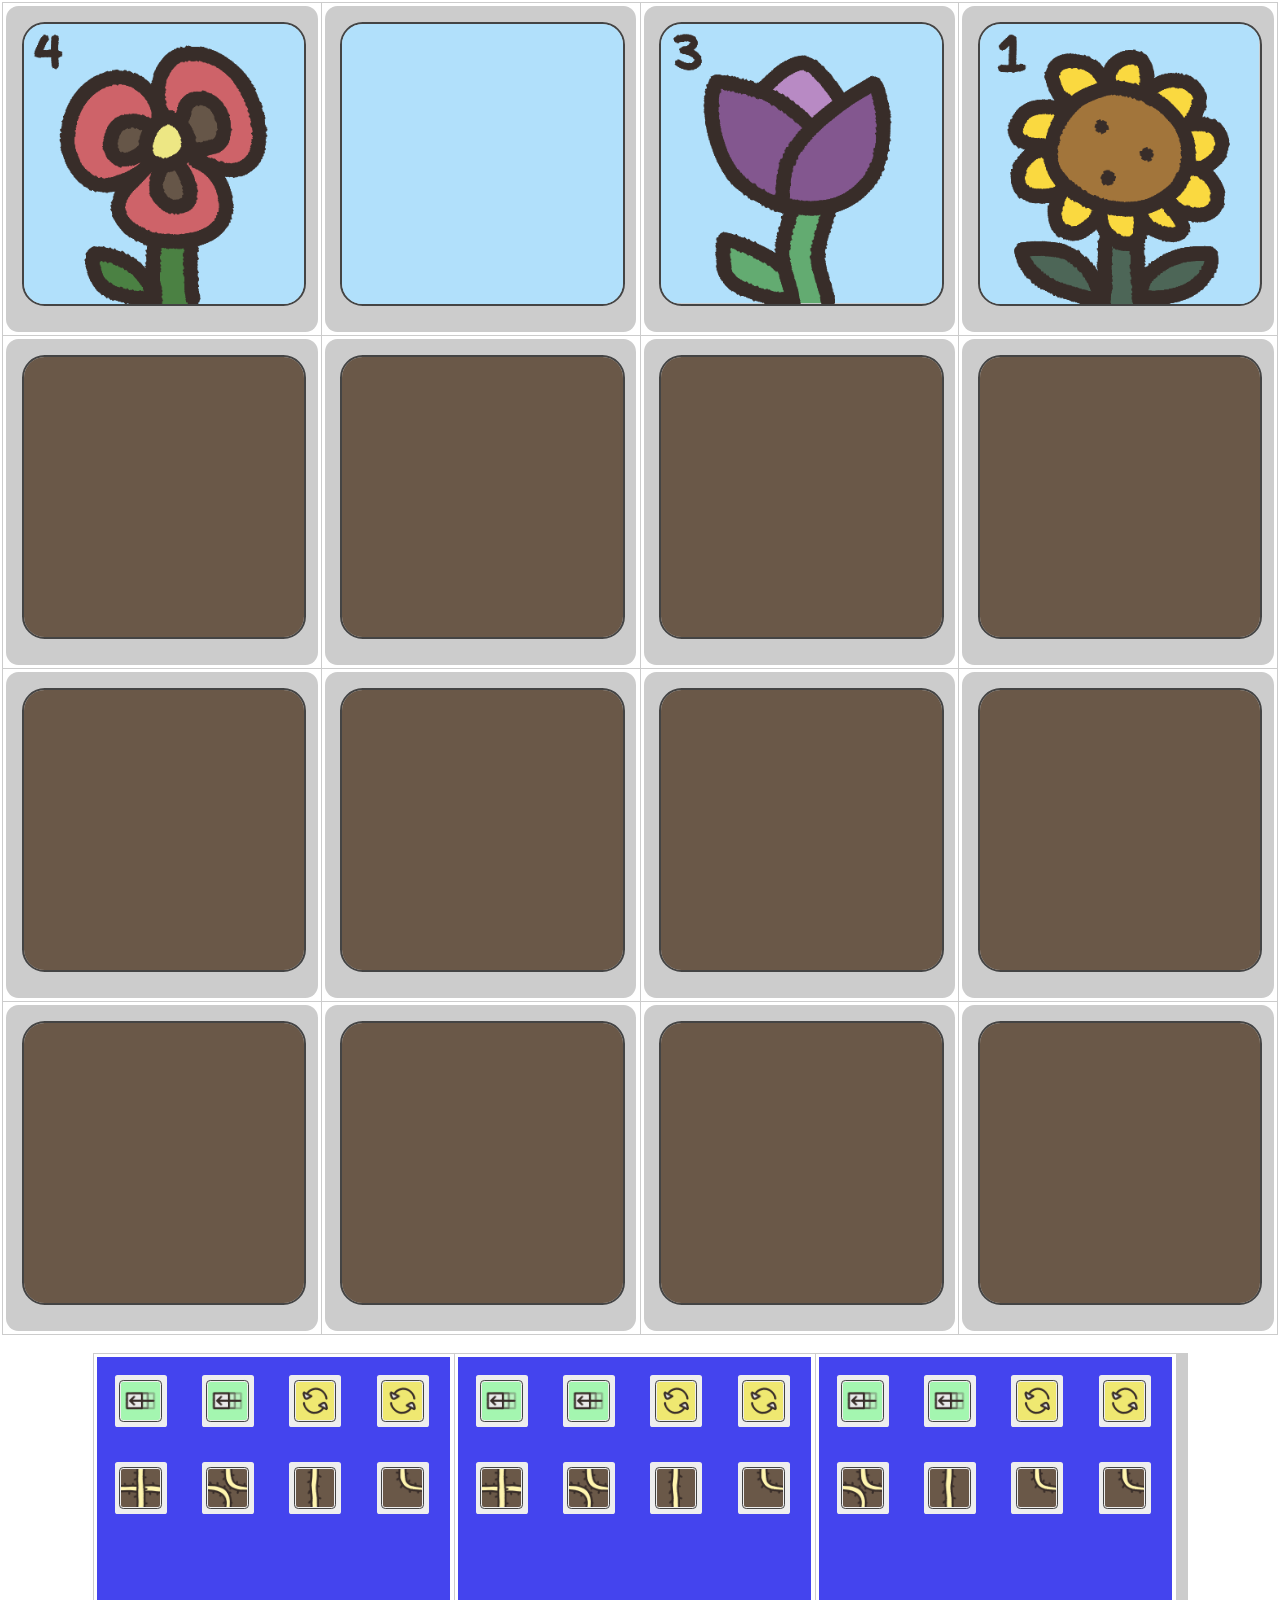
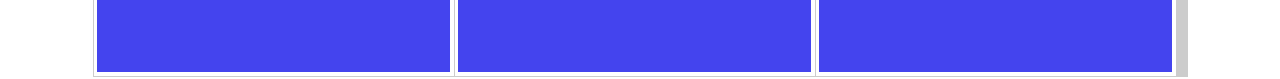
<file: index.html>
<!DOCTYPE html>
<html lang="ja">
    <head>
        <meta charset="utf-8">
        <meta name="viewport" content="width=device-width, initial-scale=1.0, maximum-scale=1.0, user-scalable=no" />        <title>ROOTILE</title>
        <style>
            html body {
                margin:0;
                touch-action: manipulation;

            }
            table { width: 100hmin; margin:auto; table-layout: fixed; border-collapse: collapse;}
            table tr { padding:0px; margin:0px; border: solid 1px #222;}
            table td { padding:0px; margin:0px; border: solid 1px #ccc;}
            #iMainContainer{ margin: 1px; padding: 1px; }
            .cBoxOne{
                border:0px;
                margin:1%;
                padding:0px;
                background-color: #ccc;
                border-radius: 4%;
            }
            .cInImg{
                padding: 0%;
                margin:5%;
                margin-bottom: 7%;
                border:0%;
                width:90%;
                border-radius:8%;
                border: solid 2px #444;
            }

            .cChipDiv{
                float: left;
                width:5vmin;
                height:5vmin;
                margin: 5%;
                padding: 1%;
                border:1px;
                background-color: #eee;
                border-radius: 5%;
            }
            .cChipImg{
                width:86%;
                margin: 2%;
                margin-bottom: -1%;
                padding: 2%;
                border: solid 1px #444;
                border-radius:10%;
            }
            .cUserBoxOne{
                border:0px;
                margin: 1%;
                padding: 0%;
                height:35vmin;
                background-color: #44e;
            }

            .cRot0{ transform:rotate(0deg);}
            .cRot90{ transform:rotate(90deg);}
            .cRot180{ transform:rotate(180deg);}
            .cRot270{ transform:rotate(270deg);}

        </style>
        <script src="./rootile.js"></script>
    </head>
    <body onload="_onload()">
        <div id="iMainContainer">
            <div id="iGameBoardContainer"></div>
            <br>
            <div id="iUserContainer"></div>
        </div>
    </body>
</html>
</file>
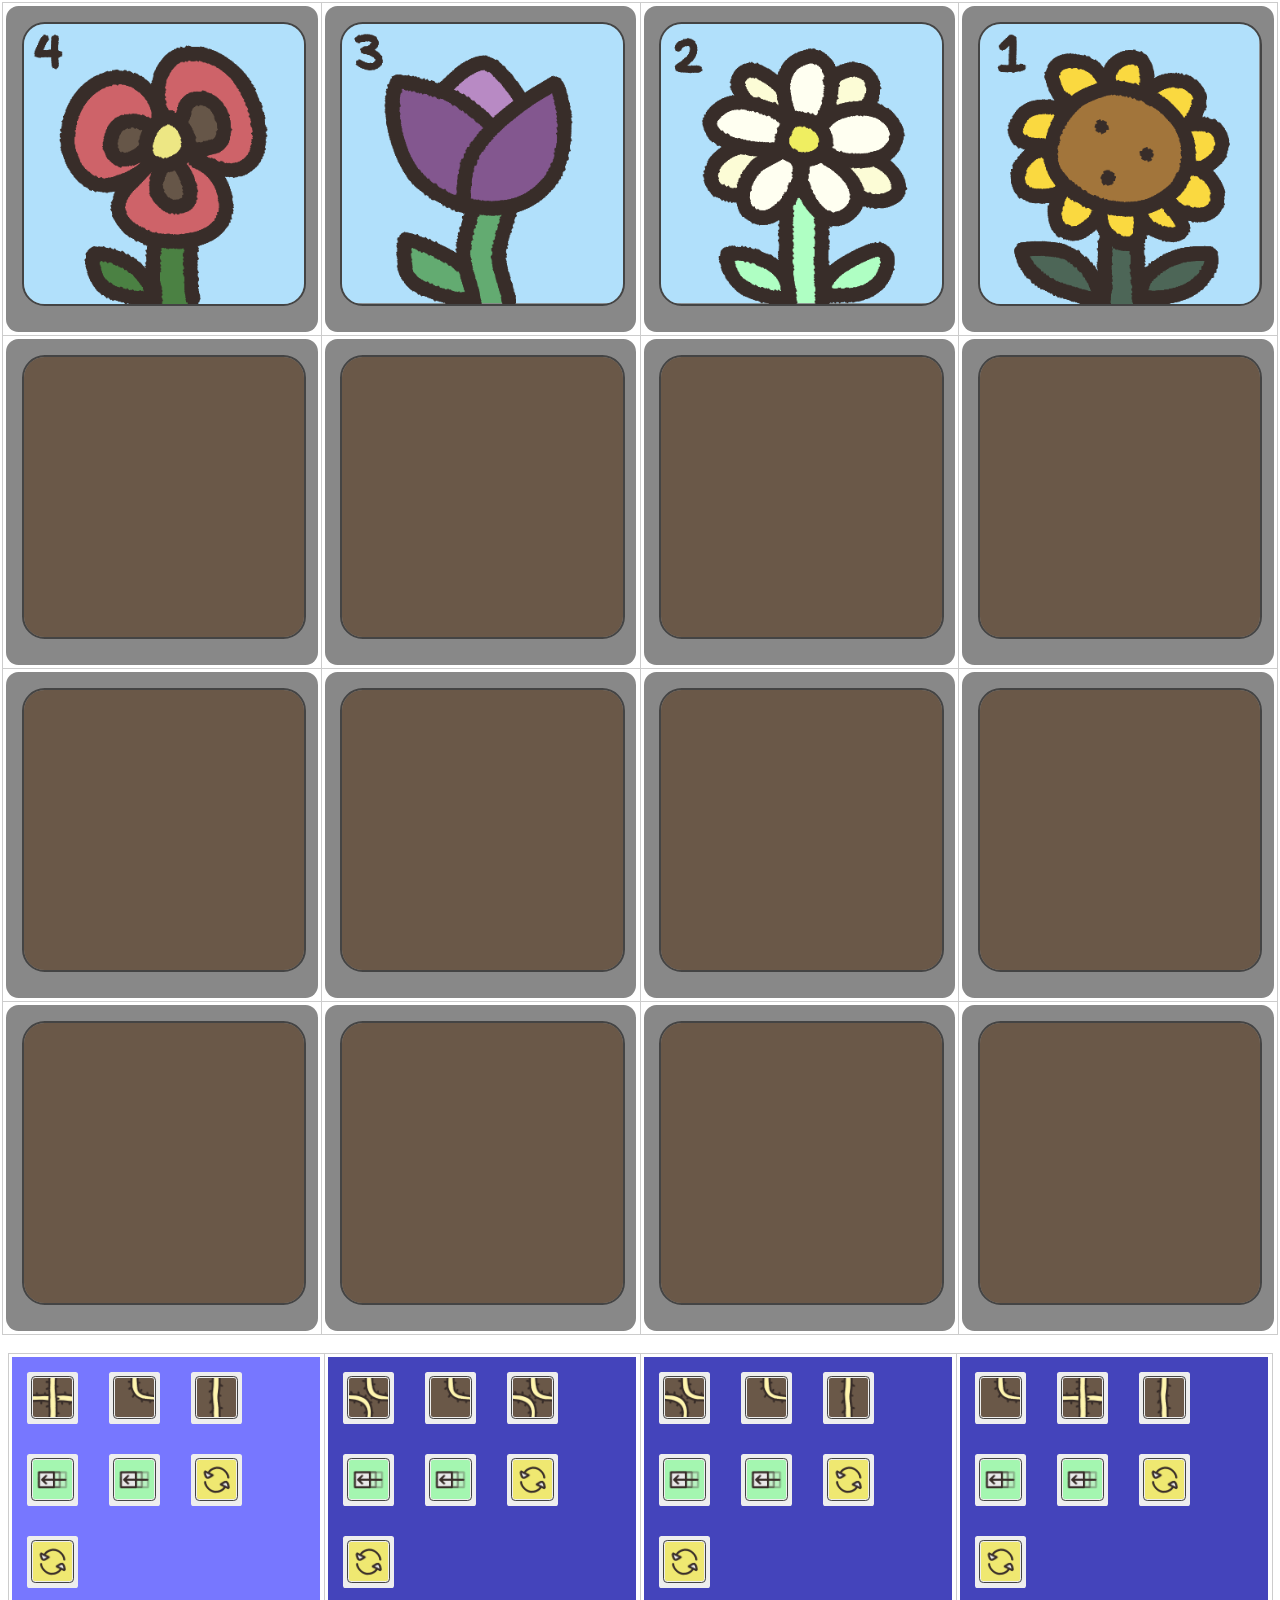
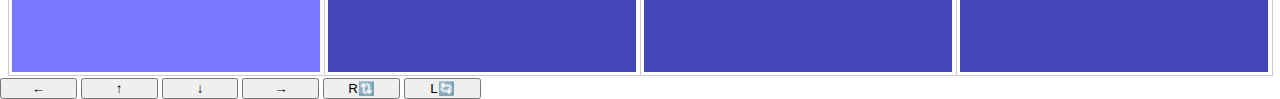
<file: rootile/index.html>
<!DOCTYPE html>
<html lang="ja">
    <head>
        <meta charset="utf-8">
        <meta name="viewport" content="width=device-width, initial-scale=1.0, maximum-scale=1.0, user-scalable=no" />        <title>ROOTILE</title>
        <link href="./rootile.css" rel="stylesheet" type="text/css" media="all">
        <script src="./global.js"></script>
        <script src="./rootile.js"></script>
    </head>
    <body onload="_onload()">
        <div id="iMainContainer">
            <div id="iGameBoardContainer"></div>
            <br>
            <div id="iUserContainer"></div>
        </div>
        <button type="button" class="cSlBtn" onclick="slideRoot(0,1)">←</button>
        <button type="button" class="cSlBtn" onclick="slideRoot(1,1)">↑</button>
        <button type="button" class="cSlBtn" onclick="slideRoot(1,2)">↓</button>
        <button type="button" class="cSlBtn" onclick="slideRoot(0,3)">→</button>
        <button type="button" class="cSlBtn" onclick="rotateRoot(0,1)">R🔃</button>
        <button type="button" class="cSlBtn" onclick="rotateRoot(1,1)">L🔄</button>
</body>
</html>
</file>
<file: rootile/rootile.css>
html body {
    margin:0;
    touch-action: manipulation;
}
table { width: 100hmin; margin:auto; table-layout: fixed; border-collapse: collapse;}
table tr { padding:0px; margin:0px; border: solid 1px #222;}
table td { padding:0px; margin:0px; border: solid 1px #ccc;}
#iMainContainer{ margin: 1px; padding: 1px; }
.cBoxOne{
    border:0px;
    margin:1%;
    padding:0px;
    border-radius: 4%;
}
.cBoxColNml{ background-color: #888; }
.cBoxColSel{ background-color: #cf8; }
.cInImg{
    padding: 0%;
    margin:5%;
    margin-bottom: 7%;
    border:0%;
    width:90%;
    height:90%;
    border-radius:8%;
    border: solid 2px #444;
}

.cChipDiv{
    float: left;
    width:5vmin;
    height:5vmin;
    margin: 5%;
    padding: 1%;
    border:1px;
    background-color: #eee;
    border-radius: 5%;
}
.cChipImg{
    width:86%;
    margin: 2%;
    margin-bottom: -1%;
    padding: 2%;
    border: solid 1px #444;
    border-radius:10%;
}
.cUserBoxOne{
    border:0px;
    margin: 1%;
    padding: 0%;
    height:35vmin;
}
.cUserBoxColNml{ background-color: #44b; }
.cUserBoxColSel{ background-color: #77f; }

.cRot0{ transform:rotate(0deg);}
.cRot90{ transform:rotate(90deg);}
.cRot180{ transform:rotate(180deg);}
.cRot270{ transform:rotate(270deg);}

.cSlBtn{ width: 6%; height: 4%;}
</file>
